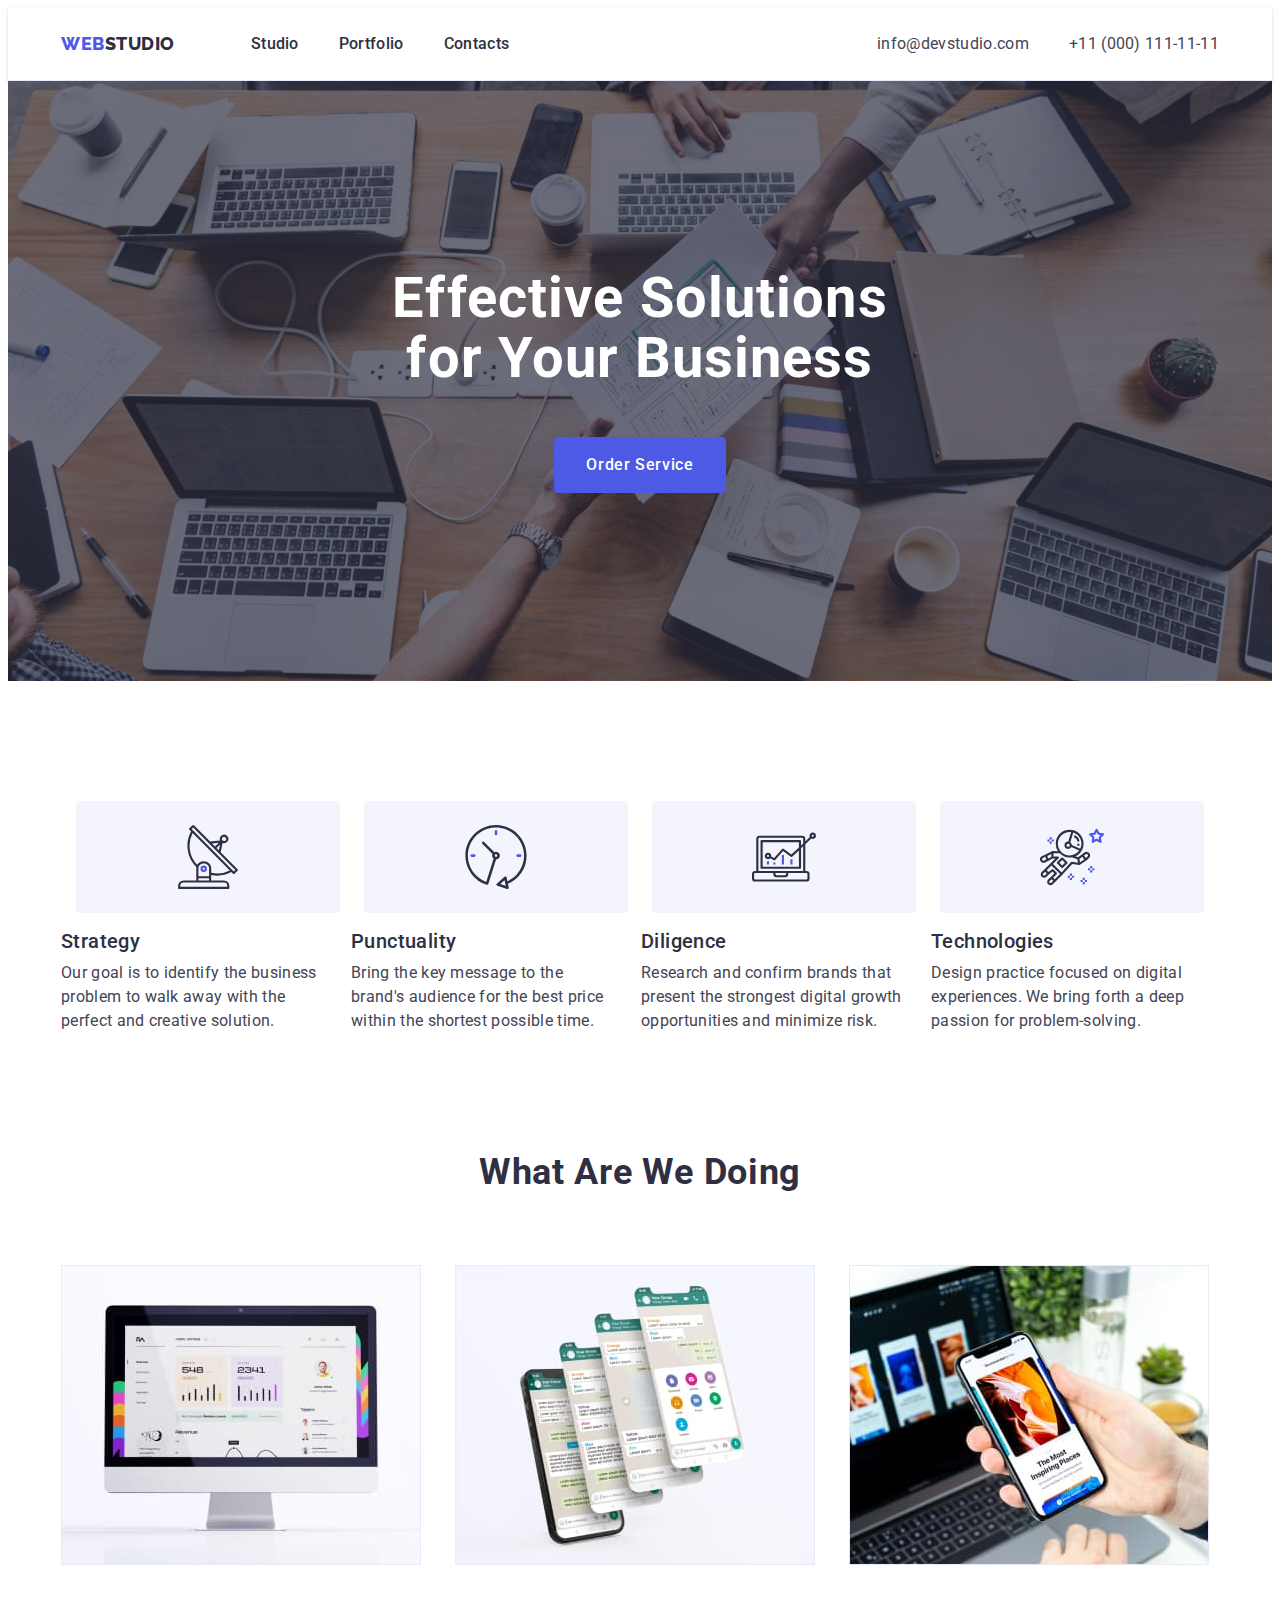
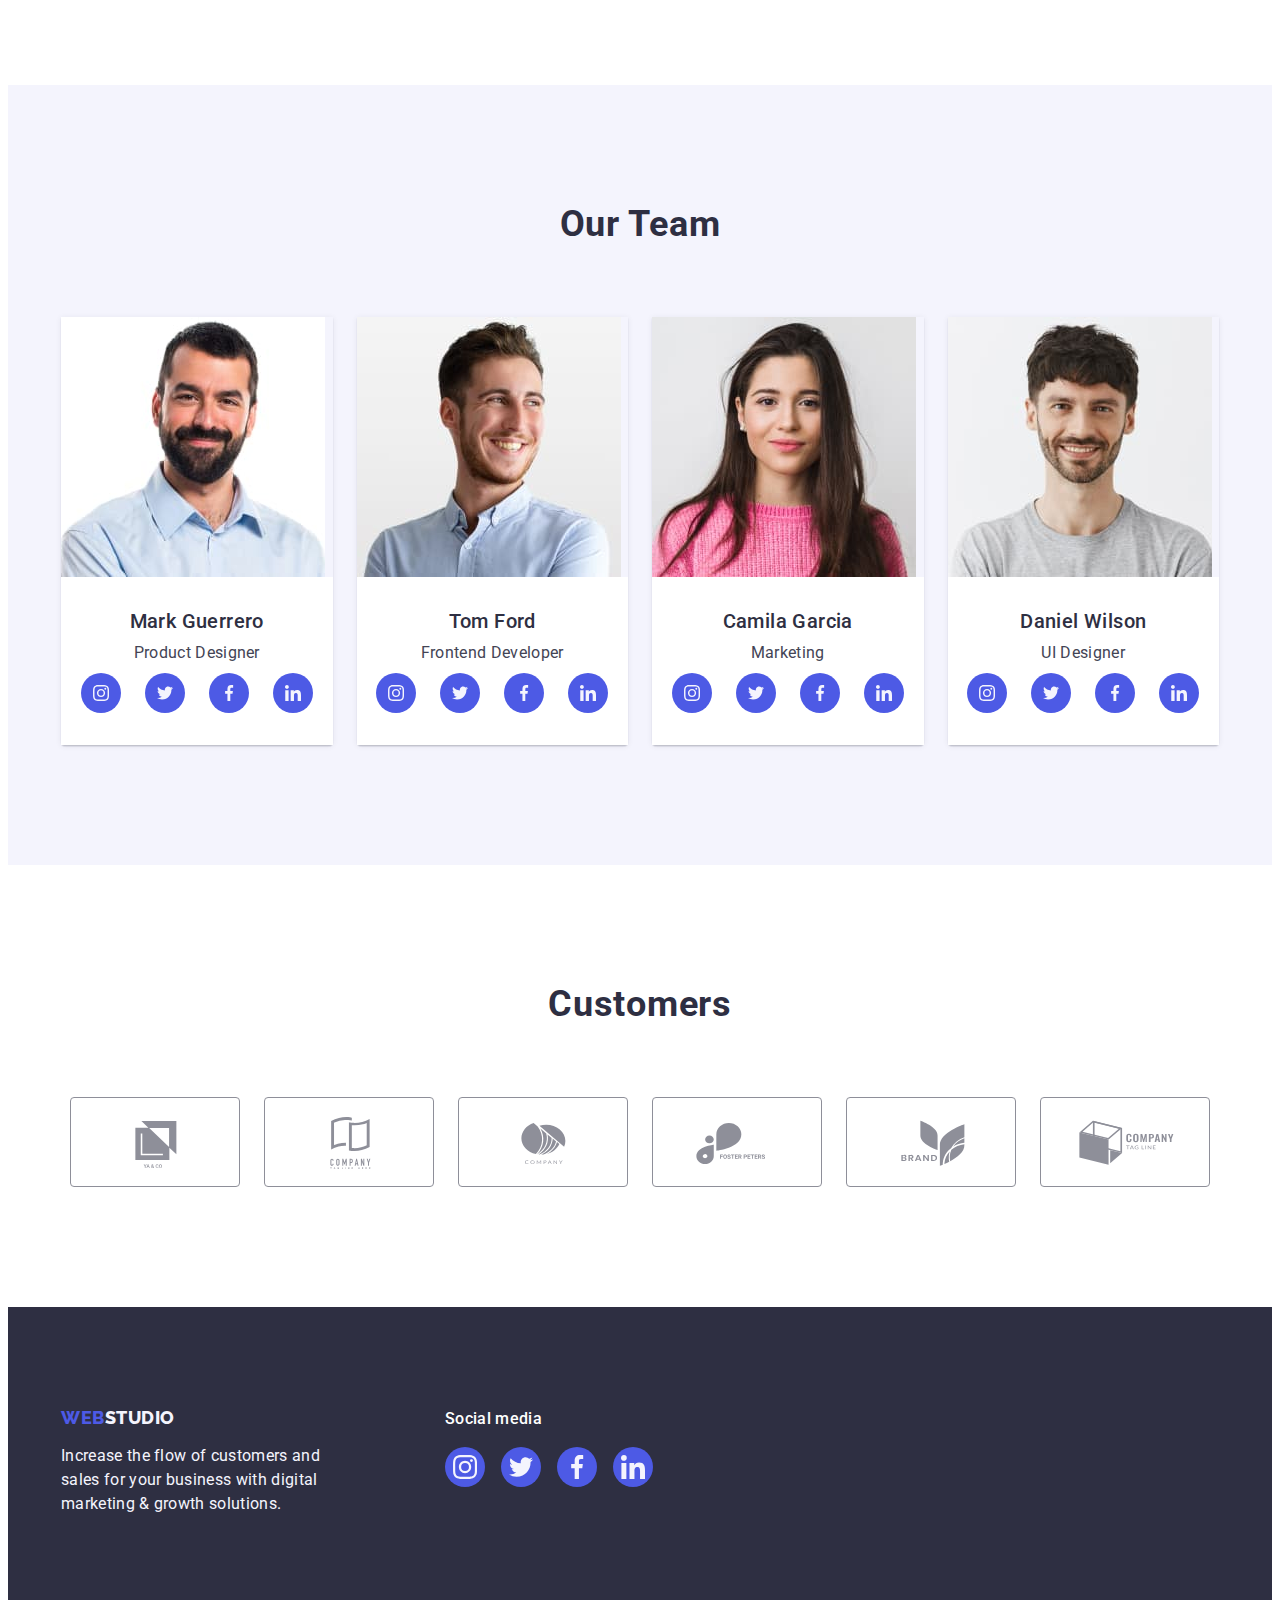
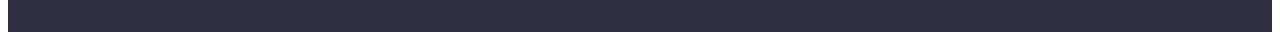
<file: index.html>
<!DOCTYPE html>
<html lang="en">
  <head>
    <meta charset="UTF-8" />
    <meta http-equiv="X-UA-Compatible" content="IE=edge" />
    <meta name="viewport" content="width=device-width, initial-scale=1.0" />
    <title>Studio</title>

    <link
      rel="stylesheet"
      href="https://cdnjs.cloudflare.com/ajax/libs/modern-normalize/2.0.0/modern-normalize.min.css"
      integrity="sha512-4xo8blKMVCiXpTaLzQSLSw3KFOVPWhm/TRtuPVc4WG6kUgjH6J03IBuG7JZPkcWMxJ5huwaBpOpnwYElP/m6wg=="
      crossorigin="anonymous"
      referrerpolicy="no-referrer"
    />
    <link rel="preconnect" href="https://fonts.googleapis.com" />
    <link rel="preconnect" href="https://fonts.googleapis.com" />
    <link rel="preconnect" href="https://fonts.gstatic.com" crossorigin />
    <link
      href="https://fonts.googleapis.com/css2?family=Raleway:wght@800&family=Roboto:wght@400;500;700;900&display=swap"
      rel="stylesheet"
    />
    <link rel="stylesheet" href="./css/styles.css" />
  </head>
  <body>
    <header class="page-header">
      <div class="container page-header-container">
        <nav class="header-nav">
          <a class="logo link" href="./index.html"
            >Web<span class="logo-header">Studio</span></a
          >
          <ul class="menu list">
            <li class="menu-item">
              <a class="menu-link link" href="./index.html">Studio</a>
            </li>
            <li class="menu-item">
              <a class="menu-link link" href="./portfolio.html">Portfolio</a>
            </li>
            <li class="menu-item">
              <a class="menu-link link" href="">Contacts</a>
            </li>
          </ul>
        </nav>
        <address>
          <ul class="contact-list list">
            <li class="contact-items">
              <a class="contact-item link" href="mailto:info@devstudio.com"
                >info@devstudio.com</a
              >
            </li>
            <li class="contact-items">
              <a class="contact-item link" href="tel:+110001111111"
                >+11 (000) 111-11-11</a
              >
            </li>
          </ul>
        </address>
      </div>
    </header>
    <main>
      <section class="hero-section">
        <div class="container container-hero">
          <h1 class="hero-title">Effective Solutions for Your Business</h1>
          <button class="hero-btn" type="button">Order Service</button>
        </div>
      </section>
      <section class="advantages-section section">
        <div class="container container-advantages">
          <h2 hidden>Advantages</h2>
          <ul class="advantages-picture-list list">
            <li class="advantages-picture-item">
              <div class="advantages-picture-box">
                <svg
                  class="advantages-picture-icon"
                  aria-label="icon antenna"
                  width="64"
                  height="64"
                >
                  <use href="./images/icons.svg#icon-antenna"></use>
                </svg>
              </div>
            </li>
            <li class="advantages-picture-item">
              <div class="advantages-picture-box">
                <svg
                  class="advantages-picture-icon"
                  aria-label="icon clock"
                  width="64"
                  height="64"
                >
                  <use href="./images/icons.svg#icon-clock"></use>
                </svg>
              </div>
            </li>
            <li class="advantages-picture-item">
              <div class="advantages-picture-box">
                <svg
                  class="advantages-picture-icon"
                  aria-label="icon diagram"
                  width="64"
                  height="64"
                >
                  <use href="./images/icons.svg#icon-diagram"></use>
                </svg>
              </div>
            </li>
            <li class="advantages-picture-item">
              <div class="advantages-picture-box">
                <svg
                  class="advantages-picture-icon"
                  aria-label="icon astronau"
                  width="64"
                  height="64"
                >
                  <use href="./images/icons.svg#icon-astronaut"></use>
                </svg>
              </div>
            </li>
          </ul>
          <ul class="advantages-list list">
            <li class="advantages-item">
              <h3 class="advantages-title">Strategy</h3>
              <p class="advantages-text">
                Our goal is to identify the business problem to walk away with
                the perfect and creative solution.
              </p>
            </li>
            <li class="advantages-item">
              <h3 class="advantages-title">Punctuality</h3>
              <p class="advantages-text">
                Bring the key message to the brand's audience for the best price
                within the shortest possible time.
              </p>
            </li>
            <li class="advantages-item">
              <h3 class="advantages-title">Diligence</h3>
              <p class="advantages-text">
                Research and confirm brands that present the strongest digital
                growth opportunities and minimize risk.
              </p>
            </li>
            <li class="advantages-item">
              <h3 class="advantages-title">Technologies</h3>
              <p class="advantages-text">
                Design practice focused on digital experiences. We bring forth a
                deep passion for problem-solving.
              </p>
            </li>
          </ul>
        </div>
      </section>
      <section class="product-section section">
        <div class="container">
          <h2 class="product-title">What are we doing</h2>
          <ul class="product-list list">
            <li class="product-item">
              <img
                class="product-img"
                src="./images/what-are-we-doing/img-1.jpg"
                alt="screen"
                width="360"
                height="300"
              />
            </li>
            <li class="product-item">
              <img
                class="product-img"
                src="./images/what-are-we-doing/img-2.jpg"
                alt="addition"
                width="360"
                height="300"
              />
            </li>
            <li class="product-item">
              <img
                class="product-img"
                src="./images/what-are-we-doing/img-3.jpg"
                alt="phone"
                width="360"
                height="300"
              />
            </li>
          </ul>
        </div>
      </section>
      <section class="team-section section">
        <div class="container">
          <h2 class="team-main-title">Our Team</h2>
          <ul class="team-list list">
            <li class="team-item">
              <img
                class="team-img"
                src="./images/our-team/mark-guerrero.jpg"
                alt="man"
                width="264"
                height="260"
              />
              <div class="team-title-box">
                <h3 class="team-title">Mark Guerrero</h3>
                <p class="team-subtitle">Product Designer</p>
                <ul class="social-list list">
                  <li class="social-list-item">
                    <a href="" class="social-list-link">
                      <svg
                        class="social-list-icon"
                        aria-label="icon instagram"
                        width="16"
                        height="16"
                      >
                        <use href="./images/icons.svg#icon-instagram"></use>
                      </svg>
                    </a>
                  </li>
                  <li class="social-list-item">
                    <a href="" class="social-list-link">
                      <svg
                        class="social-list-icon"
                        aria-label="icon twitter"
                        width="16"
                        height="16"
                      >
                        <use href="./images/icons.svg#icon-twitter"></use>
                      </svg>
                    </a>
                  </li>
                  <li class="social-list-item">
                    <a href="" class="social-list-link">
                      <svg
                        class="social-list-icon"
                        aria-label="icon facebook"
                        width="16"
                        height="16"
                      >
                        <use href="./images/icons.svg#icon-facebook"></use>
                      </svg>
                    </a>
                  </li>
                  <li class="social-list-item">
                    <a href="" class="social-list-link">
                      <svg
                        class="social-list-icon"
                        aria-label="icon-linkedin"
                        width="16"
                        height="16"
                      >
                        <use href="./images/icons.svg#icon-linkedin"></use>
                      </svg>
                    </a>
                  </li>
                </ul>
              </div>
            </li>
            <li class="team-item">
              <img
                class="team-img"
                src="./images/our-team/tom-ford.jpg"
                alt="man"
                width="264"
                height="260"
              />
              <div class="team-title-box">
                <h3 class="team-title">Tom Ford</h3>
                <p class="team-subtitle">Frontend Developer</p>
                <ul class="social-list list">
                  <li class="social-list-item">
                    <a href="" class="social-list-link">
                      <svg
                        class="social-list-icon"
                        aria-label="icon instagram"
                        width="16"
                        height="16"
                      >
                        <use href="./images/icons.svg#icon-instagram"></use>
                      </svg>
                    </a>
                  </li>
                  <li class="social-list-item">
                    <a href="" class="social-list-link">
                      <svg
                        class="social-list-icon"
                        aria-label="icon twitter"
                        width="16"
                        height="16"
                      >
                        <use href="./images/icons.svg#icon-twitter"></use>
                      </svg>
                    </a>
                  </li>
                  <li class="social-list-item">
                    <a href="" class="social-list-link">
                      <svg
                        class="social-list-icon"
                        aria-label="icon facebook"
                        width="16"
                        height="16"
                      >
                        <use href="./images/icons.svg#icon-facebook"></use>
                      </svg>
                    </a>
                  </li>
                  <li class="social-list-item">
                    <a href="" class="social-list-link">
                      <svg
                        class="social-list-icon"
                        aria-label="icon-linkedin"
                        width="16"
                        height="16"
                      >
                        <use href="./images/icons.svg#icon-linkedin"></use>
                      </svg>
                    </a>
                  </li>
                </ul>
              </div>
            </li>
            <li class="team-item">
              <img
                class="team-img"
                src="./images/our-team/camila-garcia.jpg"
                alt="woman"
                width="264"
                height="260"
              />
              <div class="team-title-box">
                <h3 class="team-title">Camila Garcia</h3>
                <p class="team-subtitle">Marketing</p>
                <ul class="social-list list">
                  <li class="social-list-item">
                    <a href="" class="social-list-link">
                      <svg
                        class="social-list-icon"
                        aria-label="icon instagram"
                        width="16"
                        height="16"
                      >
                        <use href="./images/icons.svg#icon-instagram"></use>
                      </svg>
                    </a>
                  </li>
                  <li class="social-list-item">
                    <a href="" class="social-list-link">
                      <svg
                        class="social-list-icon"
                        aria-label="icon twitter"
                        width="16"
                        height="16"
                      >
                        <use href="./images/icons.svg#icon-twitter"></use>
                      </svg>
                    </a>
                  </li>
                  <li class="social-list-item">
                    <a href="" class="social-list-link">
                      <svg
                        class="social-list-icon"
                        aria-label="icon facebook"
                        width="16"
                        height="16"
                      >
                        <use href="./images/icons.svg#icon-facebook"></use>
                      </svg>
                    </a>
                  </li>
                  <li class="social-list-item">
                    <a href="" class="social-list-link">
                      <svg
                        class="social-list-icon"
                        aria-label="icon-linkedin"
                        width="16"
                        height="16"
                      >
                        <use href="./images/icons.svg#icon-linkedin"></use>
                      </svg>
                    </a>
                  </li>
                </ul>
              </div>
            </li>
            <li class="team-item">
              <img
                class="team-img"
                src="./images/our-team/daniel-wilson.jpg"
                alt="man"
                width="264"
                height="260"
              />
              <div class="team-title-box">
                <h3 class="team-title">Daniel Wilson</h3>
                <p class="team-subtitle">UI Designer</p>
                <ul class="social-list list">
                  <li class="social-list-item">
                    <a href="" class="social-list-link">
                      <svg
                        class="social-list-icon"
                        aria-label="icon instagram"
                        width="16"
                        height="16"
                      >
                        <use href="./images/icons.svg#icon-instagram"></use>
                      </svg>
                    </a>
                  </li>
                  <li class="social-list-item">
                    <a href="" class="social-list-link">
                      <svg
                        class="social-list-icon"
                        aria-label="icon twitter"
                        width="16"
                        height="16"
                      >
                        <use href="./images/icons.svg#icon-twitter"></use>
                      </svg>
                    </a>
                  </li>
                  <li class="social-list-item">
                    <a href="" class="social-list-link">
                      <svg
                        class="social-list-icon"
                        aria-label="icon facebook"
                        width="16"
                        height="16"
                      >
                        <use href="./images/icons.svg#icon-facebook"></use>
                      </svg>
                    </a>
                  </li>
                  <li class="social-list-item">
                    <a href="" class="social-list-link">
                      <svg
                        class="social-list-icon"
                        aria-label="icon linkedin"
                        width="16"
                        height="16"
                      >
                        <use href="./images/icons.svg#icon-linkedin"></use>
                      </svg>
                    </a>
                  </li>
                </ul>
              </div>
            </li>
          </ul>
        </div>
      </section>
      <section class="section section-customers">
        <div class="container">
          <h2 class="team-title-customers">Customers</h2>
          <ul class="team-customers-list list">
            <li class="team-customers-item">
              <a href="" class="team-customers-link">
                <svg
                  class="team-customers-icon"
                  aria-label="company logo"
                  width="104"
                  height="56"
                >
                  <use href="./images/icons.svg#icon-Logo-1"></use>
                </svg>
              </a>
            </li>
            <li class="team-customers-item">
              <a href="" class="team-customers-link">
                <svg
                  class="team-customers-icon"
                  aria-label="company logo"
                  width="104"
                  height="56"
                >
                  <use href="./images/icons.svg#icon-Logo-2"></use>
                </svg>
              </a>
            </li>
            <li class="team-customers-item">
              <a href="" class="team-customers-link">
                <svg
                  class="team-customers-icon"
                  aria-label="company logo"
                  width="104"
                  height="56"
                >
                  <use href="./images/icons.svg#icon-Logo-3"></use>
                </svg>
              </a>
            </li>
            <li class="team-customers-item">
              <a href="" class="team-customers-link">
                <svg
                  class="team-customers-icon"
                  aria-label="company logo"
                  width="104"
                  height="56"
                >
                  <use href="./images/icons.svg#icon-Logo-4"></use>
                </svg>
              </a>
            </li>
            <li class="team-customers-item">
              <a href="" class="team-customers-link">
                <svg
                  class="team-customers-icon"
                  aria-label="company logo"
                  width="104"
                  height="56"
                >
                  <use href="./images/icons.svg#icon-Logo-5"></use>
                </svg>
              </a>
            </li>
            <li class="team-customers-item">
              <a href="" class="team-customers-link">
                <svg
                  class="team-customers-icon"
                  aria-label="company logo"
                  width="104"
                  height="56"
                >
                  <use href="./images/icons.svg#icon-Logo-6"></use>
                </svg>
              </a>
            </li>
          </ul>
        </div>
      </section>
    </main>
    <footer class="page-footer">
      <div class="container footer-container">
        <div class="footer-box-left">
          <a class="logo logo-footer link" href="./index.html"
            >Web<span class="logo-footer-color">Studio</span></a
          >
          <p class="footer-text">
            Increase the flow of customers and sales for your business with
            digital marketing & growth solutions.
          </p>
        </div>
        <div class="footer-box-social">
          <p class="footer-text-social">Social media</p>
          <ul class="foter-social-list list">
            <li class="footer-social-list-item">
              <a href="" class="footer-social-list-link">
                <svg
                  class="footer-social-list-icon"
                  aria-label="icon instagram"
                  width="24"
                  height="24"
                >
                  <use href="./images/icons.svg#icon-instagram"></use>
                </svg>
              </a>
            </li>
            <li class="footer-social-list-item">
              <a href="" class="footer-social-list-link">
                <svg
                  class="footer-social-list-icon"
                  aria-label="icon twitter"
                  width="24"
                  height="24"
                >
                  <use href="./images/icons.svg#icon-twitter"></use>
                </svg>
              </a>
            </li>
            <li class="footer-social-list-item">
              <a href="" class="footer-social-list-link">
                <svg
                  class="footer-social-list-icon"
                  aria-label="icon facebook"
                  width="24"
                  height="24"
                >
                  <use href="./images/icons.svg#icon-facebook"></use>
                </svg>
              </a>
            </li>
            <li class="footer-social-list-item">
              <a href="" class="footer-social-list-link">
                <svg
                  class="footer-social-list-icon"
                  aria-label="icon linkedin"
                  width="24"
                  height="24"
                >
                  <use href="./images/icons.svg#icon-linkedin"></use>
                </svg>
              </a>
            </li>
          </ul>
        </div>
      </div>
    </footer>
  </body>
</html>
</file>
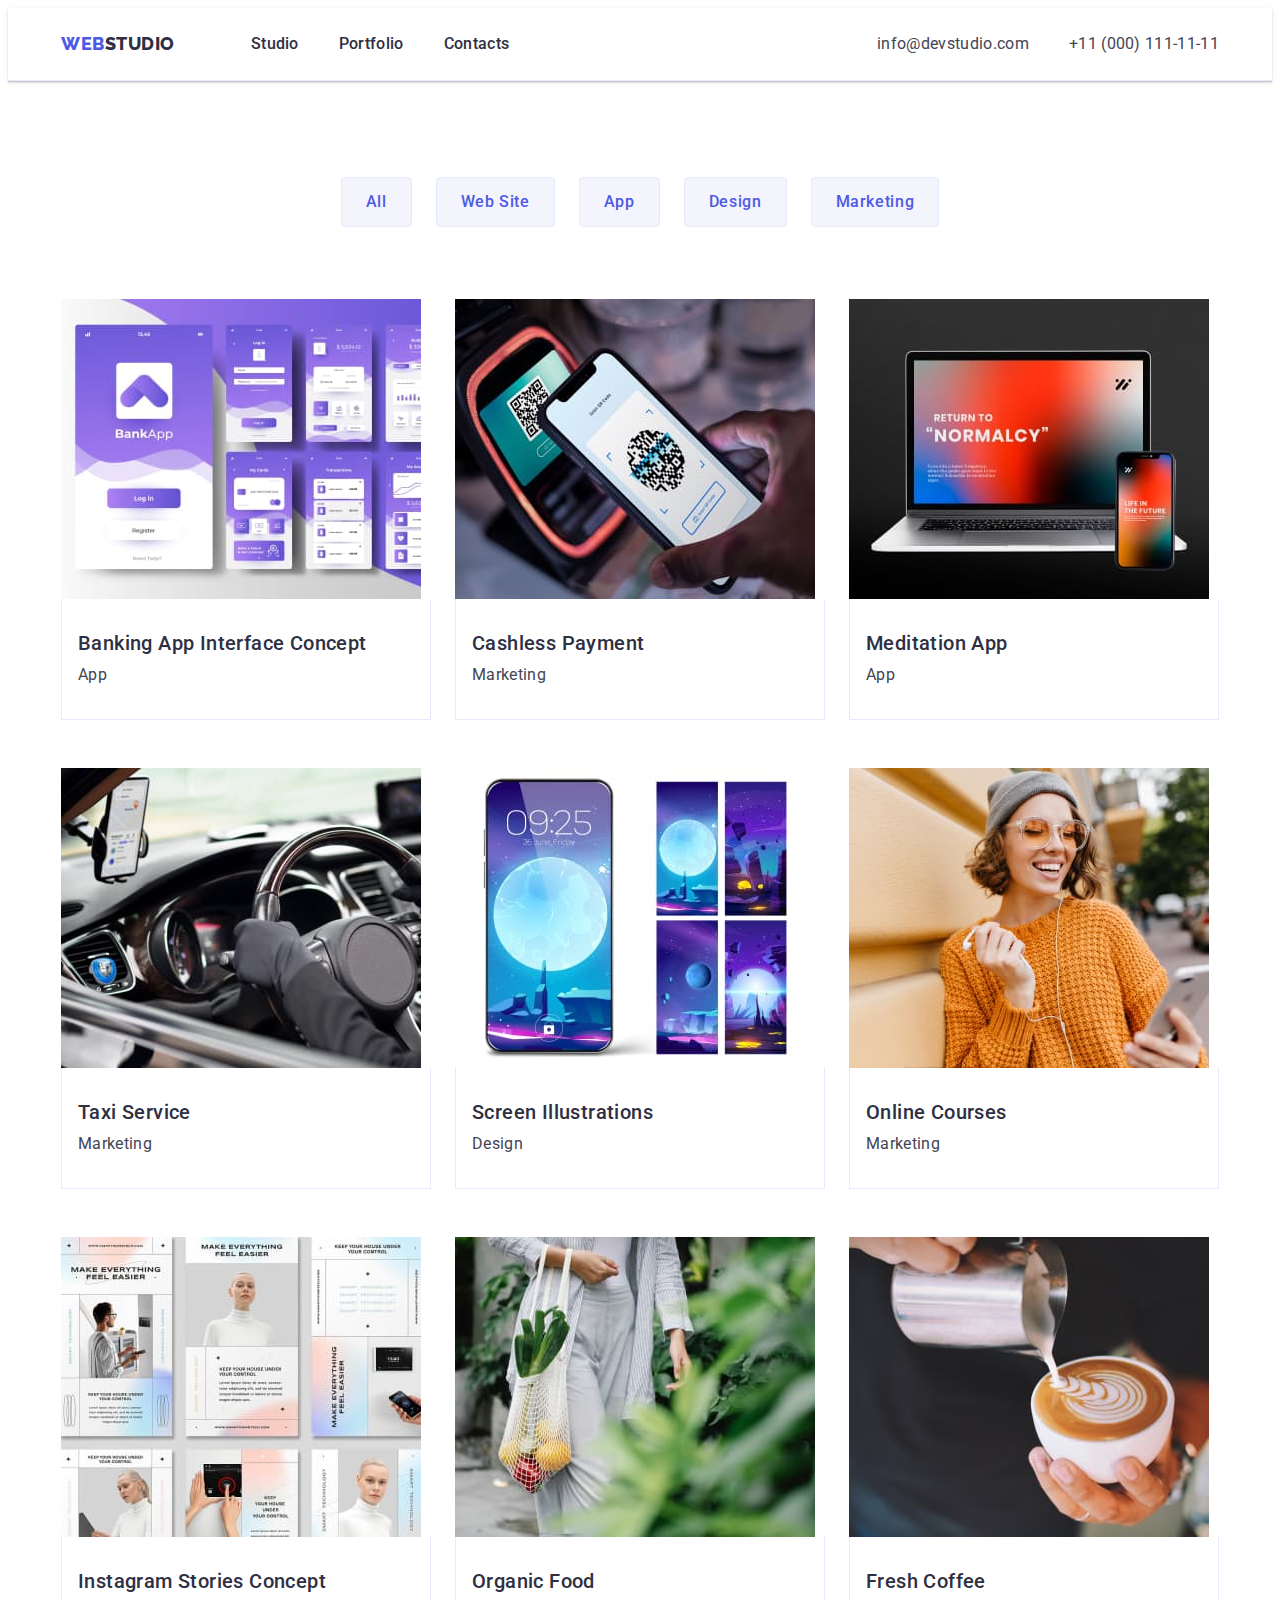
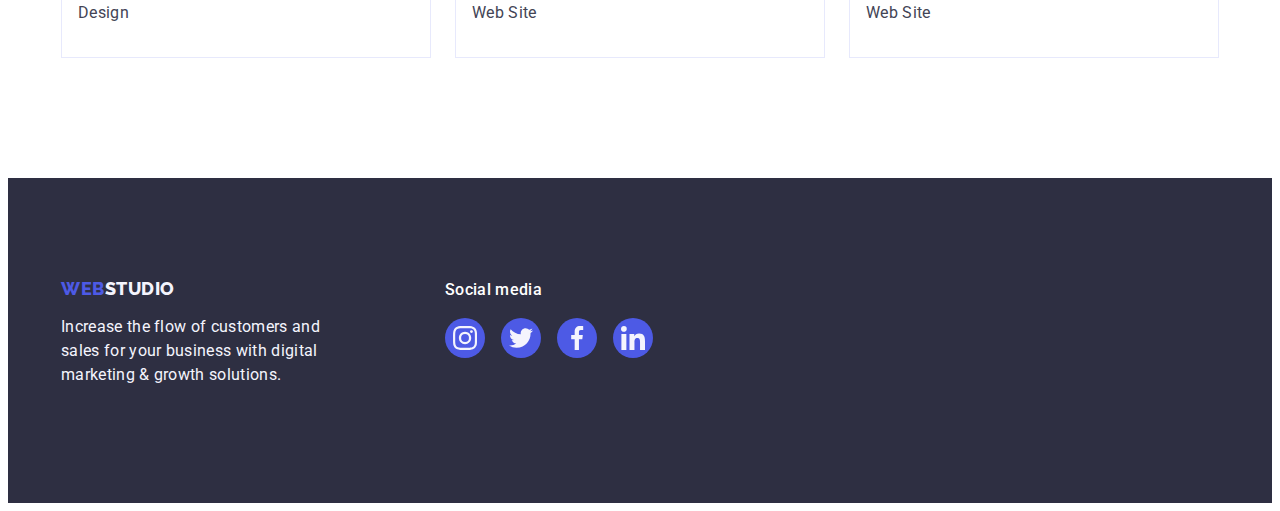
<file: portfolio.html>
<!DOCTYPE html>
<html lang="en">
  <head>
    <meta charset="UTF-8" />
    <meta http-equiv="X-UA-Compatible" content="IE=edge" />
    <meta name="viewport" content="width=device-width, initial-scale=1.0" />
    <title>Portfolio</title>
    <link
      rel="stylesheet"
      href="https://cdnjs.cloudflare.com/ajax/libs/modern-normalize/2.0.0/modern-normalize.min.css"
      integrity="sha512-4xo8blKMVCiXpTaLzQSLSw3KFOVPWhm/TRtuPVc4WG6kUgjH6J03IBuG7JZPkcWMxJ5huwaBpOpnwYElP/m6wg=="
      crossorigin="anonymous"
      referrerpolicy="no-referrer"
    />
    <link rel="preconnect" href="https://fonts.googleapis.com" />
    <link rel="preconnect" href="https://fonts.gstatic.com" crossorigin />
    <link
      href="https://fonts.googleapis.com/css2?family=Raleway:wght@800&family=Roboto:wght@400;500;700&display=swap"
      rel="stylesheet"
    />
    <link rel="stylesheet" href="./css/styles.css" />
  </head>
  <body>
    <header class="page-header">
      <div class="container page-header-container">
        <nav class="header-nav">
          <a class="logo link" href="./index.html"
            >Web<span class="logo-header">Studio</span></a
          >
          <ul class="menu list">
            <li class="menu-item">
              <a class="menu-link link" href="./index.html">Studio</a>
            </li>
            <li class="menu-item">
              <a class="menu-link link" href="./portfolio.html">Portfolio</a>
            </li>
            <li class="menu-item">
              <a class="menu-link link" href="">Contacts</a>
            </li>
          </ul>
        </nav>
        <address>
          <ul class="contact-list list">
            <li class="contact-items">
              <a class="contact-item link" href="mailto:info@devstudio.com"
                >info@devstudio.com</a
              >
            </li>
            <li class="contact-items">
              <a class="contact-item link" href="tel:+110001111111"
                >+11 (000) 111-11-11</a
              >
            </li>
          </ul>
        </address>
      </div>
    </header>
    <main>
      <section class="service-filter-section section">
        <div class="container">
          <h1 hidden>our services</h1>
          <ul class="service-filter-list list">
            <li class="service-filter-item">
              <button class="service-filter-btn" type="button">All</button>
            </li>
            <li class="service-filter-item">
              <button class="service-filter-btn" type="button">Web Site</button>
            </li>
            <li class="service-filter-item">
              <button class="service-filter-btn" type="button">App</button>
            </li>
            <li class="service-filter-item">
              <button class="service-filter-btn" type="button">Design</button>
            </li>
            <li class="service-filter-item">
              <button class="service-filter-btn" type="button">
                Marketing
              </button>
            </li>
          </ul>
          <ul class="service-list list">
            <li class="service-item">
              <a class="service-item-link link" href=""
                ><img
                  class="service-img"
                  src="./images/our-services/banking-app-interface-concept.jpg"
                  alt="banking app"
                  width="360"
                  height="300"
                />
                <div class="service-title-box">
                  <h2 class="service-title">Banking App Interface Concept</h2>
                  <p class="service-subtitle">App</p>
                </div>
              </a>
            </li>
            <li class="service-item">
              <a class="service-item-link link" href=""
                ><img
                  class="service-img"
                  src="./images/our-services/cashless-payment.jpg"
                  alt="cashless payment"
                  width="360"
                  height="300"
                />
                <div class="service-title-box">
                  <h2 class="service-title">Cashless Payment</h2>
                  <p class="service-subtitle">Marketing</p>
                </div>
              </a>
            </li>
            <li class="service-item">
              <a class="service-item-link link" href=""
                ><img
                  class="service-img"
                  src="./images/our-services/meditation-app.jpg"
                  alt="laptop"
                  width="360"
                  height="300"
                />
                <div class="service-title-box">
                  <h2 class="service-title">Meditation App</h2>
                  <p class="service-subtitle">App</p>
                </div>
              </a>
            </li>
            <li class="service-item">
              <a class="service-item-link link" href=""
                ><img
                  class="service-img"
                  src="./images/our-services/taxi-service.jpg"
                  alt="car steering wheel"
                  width="360"
                  height="300"
                />
                <div class="service-title-box">
                  <h2 class="service-title">Taxi Service</h2>
                  <p class="service-subtitle">Marketing</p>
                </div>
              </a>
            </li>
            <li class="service-item">
              <a class="service-item-link link" href=""
                ><img
                  class="service-img"
                  src="./images/our-services/screen-illustrations.jpg"
                  alt="phone screen"
                  width="360"
                  height="300"
                />
                <div class="service-title-box">
                  <h2 class="service-title">Screen Illustrations</h2>
                  <p class="service-subtitle">Design</p>
                </div>
              </a>
            </li>
            <li class="service-item">
              <a class="service-item-link link" href=""
                ><img
                  class="service-img"
                  src="./images/our-services/online-courses.jpg"
                  alt="woman"
                  width="360"
                  height="300"
                />
                <div class="service-title-box">
                  <h2 class="service-title">Online Courses</h2>
                  <p class="service-subtitle">Marketing</p>
                </div>
              </a>
            </li>
            <li class="service-item">
              <a class="service-item-link link" href=""
                ><img
                  class="service-img"
                  src="./images/our-services/instagram-stories-concept.jpg"
                  alt="screen stories"
                  width="360"
                  height="300"
                />
                <div class="service-title-box">
                  <h2 class="service-title">Instagram Stories Concept</h2>
                  <p class="service-subtitle">Design</p>
                </div>
              </a>
            </li>
            <li class="service-item">
              <a class="service-item-link link" href=""
                ><img
                  class="service-img"
                  src="./images/our-services/organic-food.jpg"
                  alt="woman with food in a bag"
                  width="360"
                  height="300"
                />
                <div class="service-title-box">
                  <h2 class="service-title">Organic Food</h2>
                  <p class="service-subtitle">Web Site</p>
                </div>
              </a>
            </li>
            <li class="service-item">
              <a class="service-item-link link" href=""
                ><img
                  class="service-img"
                  src="./images/our-services/fresh-coffee.jpg"
                  alt="cup of coffee"
                  width="360"
                  height="300"
                />
                <div class="service-title-box">
                  <h2 class="service-title">Fresh Coffee</h2>
                  <p class="service-subtitle">Web Site</p>
                </div>
              </a>
            </li>
          </ul>
        </div>
      </section>
    </main>
    <footer class="page-footer">
      <div class="container footer-container">
        <div class="footer-box-left">
          <a class="logo logo-footer link" href="./index.html"
            >Web<span class="logo-footer-color">Studio</span></a
          >
          <p class="footer-text">
            Increase the flow of customers and sales for your business with
            digital marketing & growth solutions.
          </p>
        </div>
        <div class="footer-box-social">
          <p class="footer-text-social">Social media</p>
          <ul class="foter-social-list list">
            <li class="footer-social-list-item">
              <a href="" class="footer-social-list-link">
                <svg
                  class="footer-social-list-icon"
                  aria-label="icon instagram"
                  width="24"
                  height="24"
                >
                  <use href="./images/icons.svg#icon-instagram"></use>
                </svg>
              </a>
            </li>
            <li class="footer-social-list-item">
              <a href="" class="footer-social-list-link">
                <svg
                  class="footer-social-list-icon"
                  aria-label="icon twitter"
                  width="24"
                  height="24"
                >
                  <use href="./images/icons.svg#icon-twitter"></use>
                </svg>
              </a>
            </li>
            <li class="footer-social-list-item">
              <a href="" class="footer-social-list-link">
                <svg
                  class="footer-social-list-icon"
                  aria-label="icon facebook"
                  width="24"
                  height="24"
                >
                  <use href="./images/icons.svg#icon-facebook"></use>
                </svg>
              </a>
            </li>
            <li class="footer-social-list-item">
              <a href="" class="footer-social-list-link">
                <svg
                  class="footer-social-list-icon"
                  aria-label="icon linkedin"
                  width="24"
                  height="24"
                >
                  <use href="./images/icons.svg#icon-linkedin"></use>
                </svg>
              </a>
            </li>
          </ul>
        </div>
      </div>
    </footer>
  </body>
</html>
</file>
<file: css/styles.css>
:root {
    --accent-color:#404BBF;
    --primary-background-color-light:#F4F4FD;
    --secondary-background-color-dark:#2E2F42;
    --primary-text-color-dark: #2E2F42;
    --primary-text-color-light:#434455;
    --primary-text-color-white:#ffffff;    
}

.list {
    list-style: none;
}

.link {
    text-decoration: none;
}

button {
    cursor: pointer;
    font-family: inherit;
}

body {
    font-family: 'Roboto', sans-serif;
    font-size: 16px;
    color: #434455;
    background-color: var(--primary-text-color-white)
}

h1,
h2,
h3,
h4,
p {
    margin-top: 0;
    margin-bottom: 0;
}

ul,
ol {
    margin-top: 0;
    margin-bottom: 0;
    padding-left: 0;
}

img {
    display: block;
}

.container {
    width: 1158px;
    margin-left: auto;
    margin-right: auto;
    padding-left: 15px;
    padding-right: 15px;
}

.section {
    padding-top: 120px;
    padding-bottom: 120px;
}


/*======================= header =======================*/

.page-header {
    border-bottom: 1px solid #e7e9fc;
    padding-top: 24px;
    padding-bottom: 24px;
    box-shadow: 0px 2px 1px rgba(46, 47, 66, 0.08),
        0px 1px 1px rgba(46, 47, 66, 0.16),
        0px 1px 6px rgba(46, 47, 66, 0.08);
}

.page-header-container {
    display: flex;
    justify-content: space-between;
    align-items: center;
}

.header-nav {
    display: flex;
    align-items: center;
}

.logo{
    color: #4D5AE5;
    font-family: "Raleway", sans-serif;
    font-weight: 800;
    font-size: 18px;
    line-height: 1.17;
    letter-spacing: 0.03em;
    text-transform: uppercase;
    margin-right: 76px;
    text-align: center;
    display: inline-block;
}

.logo-header{
    color: var(--primary-text-color-dark);
}

.menu {
    display: flex;
    gap: 40px;
    
}

.menu-link {
    font-weight: 500;
    line-height: 1.5;
    letter-spacing: 0.02em;
    color: var(--primary-text-color-dark);
    padding: 24px 0;
}

.menu-link:hover, .menu-link:focus{
    color: var(--accent-color);
}

.address {
    font-style: normal;
}

.contact-list {
    display: flex;
    margin-left: auto;
    gap: 40px;
}

.contact-item {
    font-style: normal;
    line-height: 1.5;
    letter-spacing: 0.02em;
    color: var(--primary-text-color-light);
}

.contact-item:hover, .contact-item:focus{
    color: var(--accent-color);
}


/*====================== hero ======================*/


.hero-section {
    background: var(--secondary-background-color-dark);
    padding-top: 188px;
    padding-bottom: 188px;
    text-align: center;
    background-image: linear-gradient(rgba(46, 47, 66, 0.7), rgba(46, 47, 66, 0.7)), url(../images/hero/people-office.jpg);
    background-size: cover;
    max-width: 1440px;
    background-repeat: no-repeat;
    background-position: center;
    margin: 0 auto;
}

.hero-title {
    font-size: 16px;
    font-weight: 700;
    font-size: 56px;
    line-height: 1.07;
    letter-spacing: 0.02em;
    color: var(--primary-text-color-white);
    text-align: center;
    max-width: 496px;
    margin-left: auto;
    margin-right: auto;
}
.hero-btn {
    font-size: 16px;
    font-style: normal;
    font-weight: 500;
    line-height: 1.5;
    letter-spacing: 0.04em;
    background: #4D5AE5;
    color: var(--primary-text-color-white);
    border: none;
    border-radius: 4px;
    min-width: 169px;
    padding: 16px 32px 16px 32px;
    margin-top: 48px;
    display: block;
    margin-left: auto;
    margin-right: auto;
    height: 56px;
    
}

.hero-btn:hover, .hero-btn:focus {
    background-color: var(--accent-color);
}


/*=================== advantages ===================*/



.advantages-picture-box {
    display: flex;
    justify-content: center;
    align-items: center;
    height: 112px;
    background-color: #f4f4fd;
    border-radius: 4px;
    margin-bottom: 8px;
}

.advantages-picture-list {
    display: flex;
    justify-content: center;
    gap: 24px;
    margin-bottom: 8px;
    
}
.advantages-picture-icon{
margin: 24px 100px;
}

/**/

.advantages-list{
    display: flex;
    gap: 24px;
    margin-top: 8px;
}

.advantages-item {
    flex-basis: calc((100% - 94px) / 4);
    
}

.advantages-title {
    font-weight: 500;
    font-size: 20px;
    line-height: 1.2;
    letter-spacing: 0.02em;
    color: var(--primary-text-color-dark);
    margin-bottom: 8px;
}
.advantages-text {
    line-height: 1.5;
    letter-spacing: 0.02em;
    color: var(--primary-text-color-light);
}


/*====================== product ======================*/

.product-section {
    padding-top: 0;
}

.product-list {
    display: flex;
    gap: 24px;
}

.product-item {
    flex-basis: calc((100% - 48px) /3);
}

.product-title {
    text-align: center;
    font-weight: 700;
    font-size: 36px;
    line-height: 1.11;
    letter-spacing: 0.02em;
    text-transform: capitalize;
    color: var(--primary-text-color-dark);
    margin-bottom: 72px;
}


/*========================= team =========================*/


.team-section {
    background-color: #F4F4FD;
}

.team-main-title {
    font-weight: 700;
    font-size: 36px;
    line-height: 1.11;
    letter-spacing: 0.02em;
    text-transform: capitalize;
    color: var(--primary-text-color-dark);
    text-align: center;
    margin-bottom: 72px;
}

.team-list {
    display: flex;
    gap: 24px;   
}

.team-item {
    flex-basis: calc((100% - 72px) / 4);
    border-radius: 0px 0px 4px 4px;
    box-shadow: 0px 1px 6px rgba(46, 47, 66, 0.08), 0px 1px 1px rgba(46, 47, 66, 0.16), 0px 2px 1px rgba(46, 47, 66, 0.08);
}


.team-title-box {
    background-color: #FFFFFF;
    padding: 32px 0;
}

.team-title {
    font-weight: 500;
    font-size: 20px;
    line-height: 1.2;
    letter-spacing: 0.02em;
    color: var(--primary-text-color-dark);
    text-align: center;
    margin-bottom: 8px;
}

.team-subtitle {
    line-height: 1.5;
    letter-spacing: 0.02em;
    color: var(--primary-text-color-light);
    text-align: center;
}

/*icon*/
.social-list {
    display: flex;
    justify-content: center;
    align-items: center;
    gap: 24px;
    margin-top: 8px;
}

.social-list-link {
    display: flex;
    justify-content: center;
    align-items: center;
    width: 40px;
    height: 40px;
    border-radius: 50%;
    background-color: #4D5AE5;
}

.social-list-icon {
    fill: var(--primary-background-color-light);
}

.social-list-link:hover, .social-list-link:focus {
background-color: #404BBF;
}

/*=================== customers ===================*/

.team-title-customers {
    font-weight: 700;
    font-size: 36px;
    line-height: 1.11;
    text-align: center;
    letter-spacing: 0.02em;
    text-transform: capitalize;
    color: var(--primary-text-color-dark);
    margin-bottom: 72px;
}

.team-customers-list {
    display: flex;
    justify-content: center;
    align-items: center;  
    gap: 24px;
}


.team-customers-link {
    display: flex;
    justify-content: center;
    align-items: center;
    width: 168px;
    height: 88px;
    color: #8E8F99;
    border: 1px solid #8E8F99;
    border-radius: 4px
}

.team-customers-icon{
    fill:currentColor;
}


.team-customers-link:hover,
.team-customers-link:focus {
    color: #404BBF;
    border-color: #404BBF;
}

/*========================= footer =========================*/

.footer-container {
    display: flex;
    align-items: baseline
}

.footer-box-left {
    margin-right: 120px;
}

.logo-footer {
    margin-bottom: 16px;
 }

.page-footer {
    padding-top: 100px;
    padding-bottom: 100px;
}

.logo-footer-color {
    color: var(--primary-background-color-light);
    font-family: "Raleway", sans-serif,
}

.page-footer {
    background-color: var(--secondary-background-color-dark);
}

.footer-text {
    line-height: 1.5;
    letter-spacing: 0.02em;
    color: var(--primary-background-color-light);
    max-width: 264px;
    margin-bottom: 16px;
}

/*icon*/

.footer-text-social {
    font-weight: 500;
    line-height: 1.5;
    letter-spacing: 0.02em;
    color: #FFFFFF;
    margin-bottom: 16px;
}

.foter-social-list {
    display: flex;
    justify-content: center;
    align-items: center;
    gap: 16px;
    margin-top: 16px;
}

.footer-social-list-link {
    display: flex;
    justify-content: center;
    align-items: center;
    width: 40px;
    height: 40px;
    border-radius: 50%;
    background-color: #4D5AE5;
}

.footer-social-list-link:hover,
.footer-social-list-link:focus {
    background-color: #31D0AA;
}

.footer-social-list-icon {
    fill: var(--primary-background-color-light);
}

/*======================== portfolio ========================*/

.service-filter-section {
    padding: 96px 0 120px;
}

.service-filter-list {
    display: flex;
    justify-content: center;
    gap: 24px;
    margin-bottom: 72px;
}

.service-filter-btn {
    font-family: "Roboto", sans-serif;
    font-size: 16px;
    font-weight: 500;
    line-height: 1.5;
    letter-spacing: 0.04em;
    background: var(--primary-background-color-light);
    color: #4D5AE5;
    border: none;
    padding: 12px 24px 12px 24px;
    border: 1px solid #e7e9fc;
    border-radius: 4px;
    
    
}

.service-filter-btn:hover, .service-filter-btn:focus {
    background: var(--accent-color);
    color:var(--primary-text-color-white);
    border: 1px solid transparent;
    box-shadow: 0px 2px 2px 0px #0000001F, 0px 2px 1px 0px #00000014, 0px 3px 1px 0px #0000001A;

}

.service-list {
    display: flex;
    flex-wrap: wrap;
    column-gap: 24px;
    row-gap: 48px;
}

.service-item {
    flex-basis: calc((100% - 48px) / 3);
    border-radius: 0px 0px 4px 4px;    
}

.service-item-link{
    display: block;
}

.service-item-link:hover, .service-item-link:focus {
    box-shadow: 0px 1px 6px rgba(46, 47, 66, 0.08), 
    0px 1px 1px rgba(46, 47, 66, 0.16), 
    0px 2px 1px rgba(46, 47, 66, 0.08);
}

.service-title-box {
    padding: 32px 16px;    
    border: 1px solid #E7E9FC;
    border-top: none;
}

.service-title {
    font-weight: 500;
    font-size: 20px;
    line-height: 1.2;
    letter-spacing: 0.02em;
    color: var(--primary-text-color-dark);
    margin-bottom: 8px;
}

.service-subtitle {
    line-height: 1.5;
    letter-spacing: 0.02em;
    color: var(--primary-text-color-light);
}
</file>
